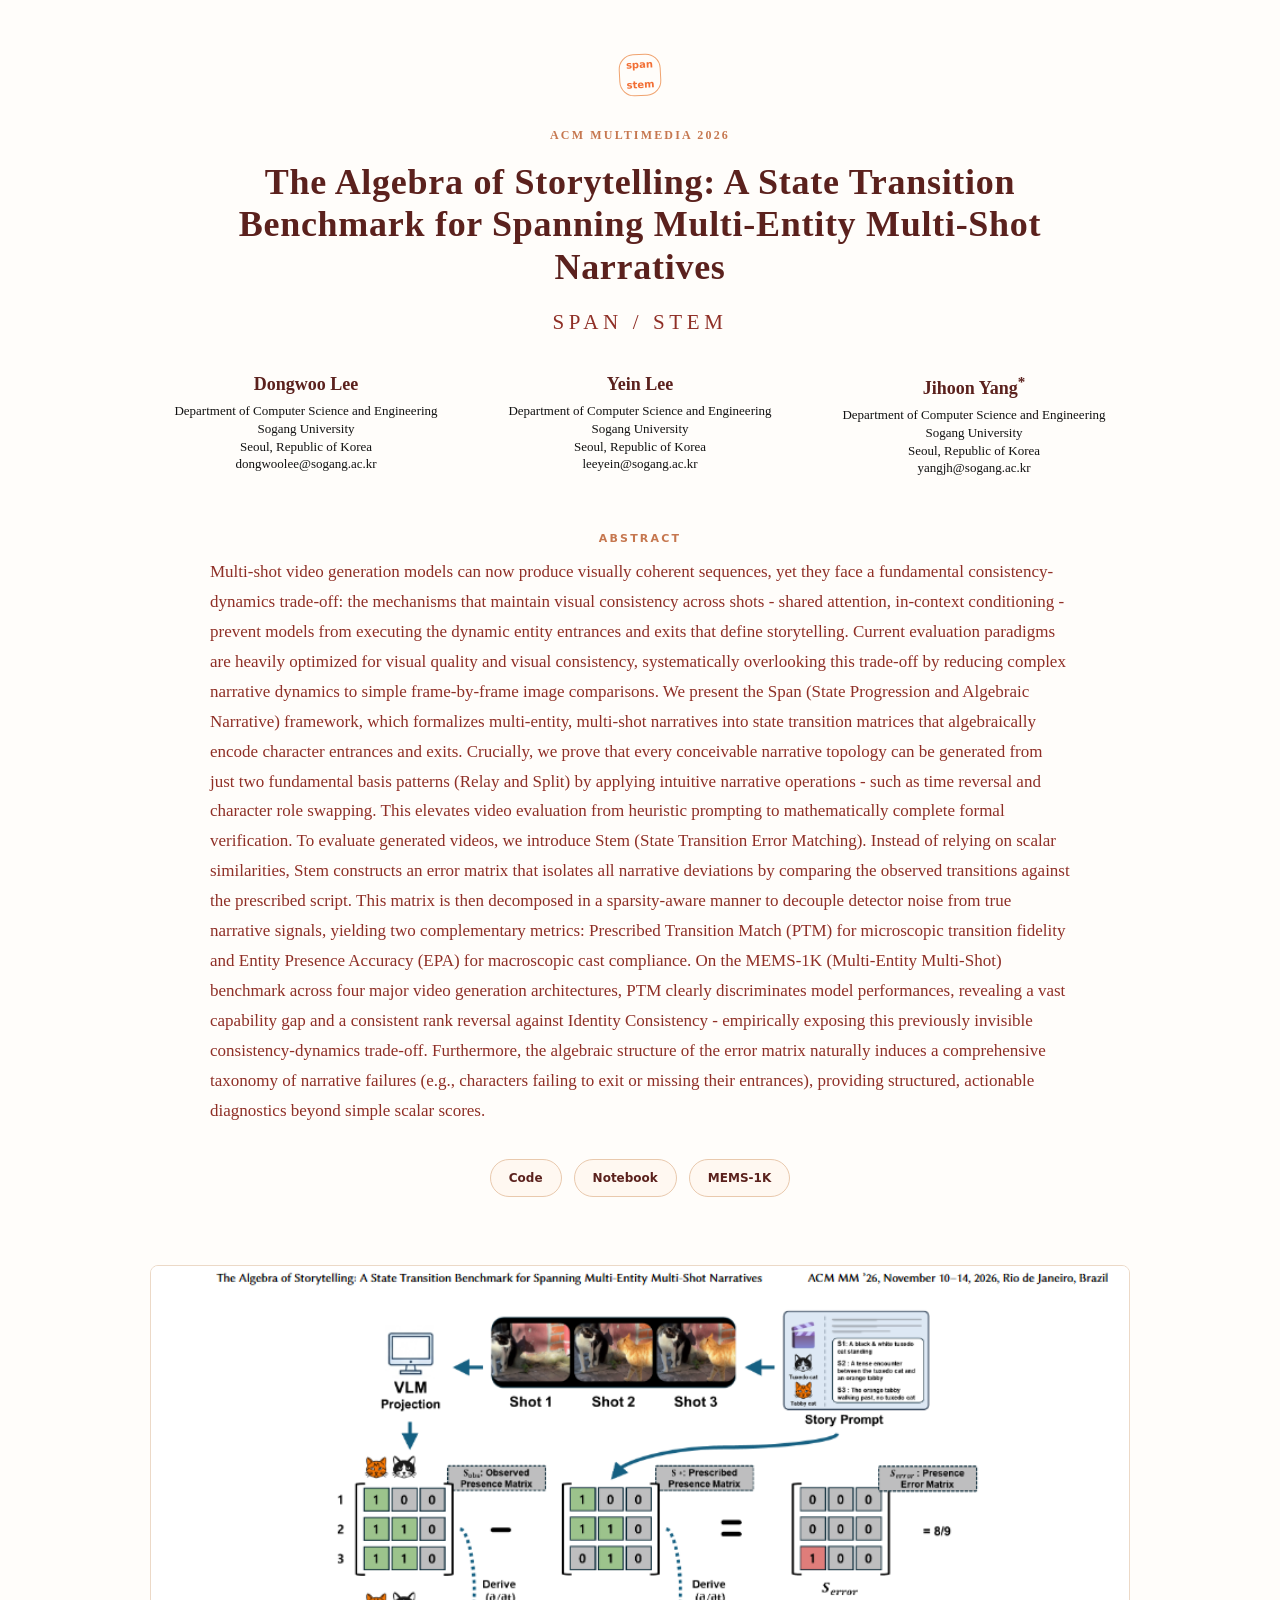
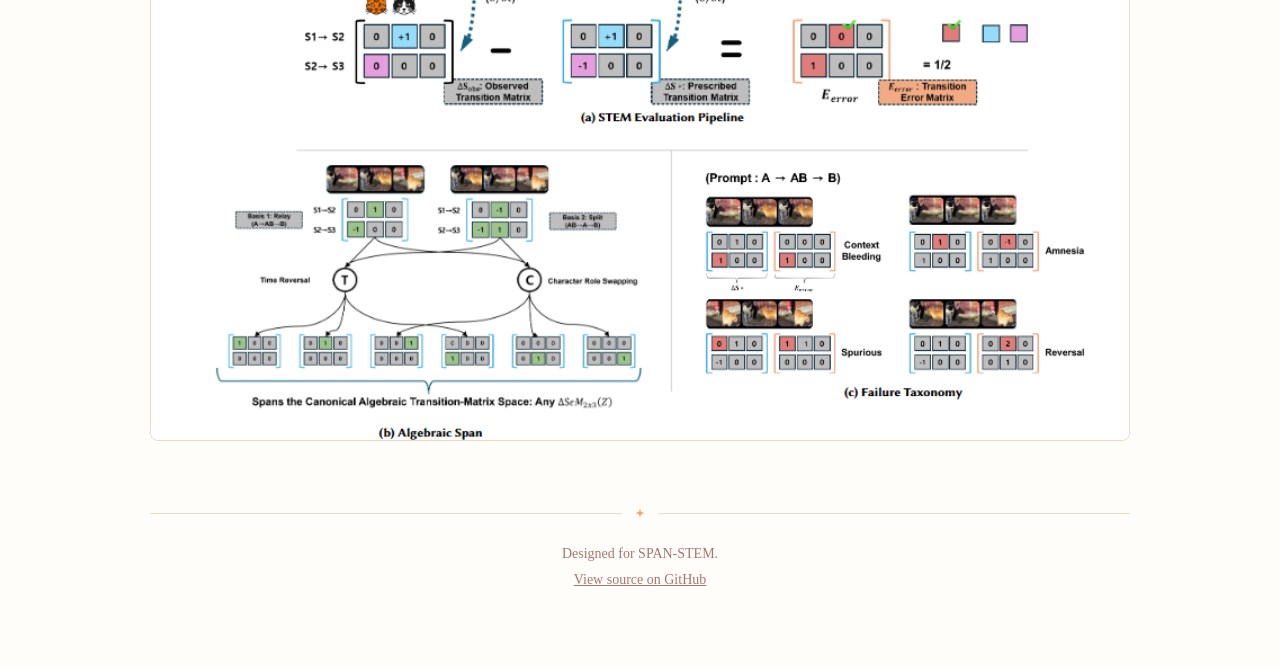
<file: index.html>
<!doctype html>
<html lang="en">
  <head>
    <meta charset="utf-8">
    <meta name="viewport" content="width=device-width, initial-scale=1">
    <title>The Algebra of Storytelling | SPAN-STEM</title>
    <meta
      name="description"
      content="Project page for The Algebra of Storytelling: A State Transition Benchmark for Spanning Multi-Entity Multi-Shot Narratives."
    >
    <link rel="stylesheet" href="styles.css">
  </head>
  <body>
    <main class="page-shell">
      <header class="masthead">
        <a class="seal" href="#top" aria-label="SPAN-STEM home">
          <span>span</span>
          <span>stem</span>
        </a>
        <p class="venue">ACM Multimedia 2026</p>
        <h1 id="top">
          The Algebra of Storytelling: A State Transition Benchmark for Spanning Multi-Entity
          Multi-Shot Narratives
        </h1>
        <p class="tagline">SPAN / STEM</p>

        <section class="authors" aria-label="Authors">
          <article>
            <h2>Dongwoo Lee</h2>
            <p>Department of Computer Science and Engineering</p>
            <p>Sogang University</p>
            <p>Seoul, Republic of Korea</p>
            <a href="mailto:dongwoolee@sogang.ac.kr">dongwoolee@sogang.ac.kr</a>
          </article>
          <article>
            <h2>Yein Lee</h2>
            <p>Department of Computer Science and Engineering</p>
            <p>Sogang University</p>
            <p>Seoul, Republic of Korea</p>
            <a href="mailto:leeyein@sogang.ac.kr">leeyein@sogang.ac.kr</a>
          </article>
          <article>
            <h2>Jihoon Yang<sup>*</sup></h2>
            <p>Department of Computer Science and Engineering</p>
            <p>Sogang University</p>
            <p>Seoul, Republic of Korea</p>
            <a href="mailto:yangjh@sogang.ac.kr">yangjh@sogang.ac.kr</a>
          </article>
        </section>
      </header>

      <section class="abstract-first" aria-labelledby="abstract-title">
        <p class="tiny-heading" id="abstract-title">Abstract</p>
        <p>
          Multi-shot video generation models can now produce visually coherent sequences, yet they
          face a fundamental consistency-dynamics trade-off: the mechanisms that maintain visual
          consistency across shots - shared attention, in-context conditioning - prevent models from
          executing the dynamic entity entrances and exits that define storytelling. Current
          evaluation paradigms are heavily optimized for visual quality and visual consistency,
          systematically overlooking this trade-off by reducing complex narrative dynamics to simple
          frame-by-frame image comparisons. We present the Span (State Progression and Algebraic
          Narrative) framework, which formalizes multi-entity, multi-shot narratives into state
          transition matrices that algebraically encode character entrances and exits. Crucially, we
          prove that every conceivable narrative topology can be generated from just two fundamental
          basis patterns (Relay and Split) by applying intuitive narrative operations - such as time
          reversal and character role swapping. This elevates video evaluation from heuristic
          prompting to mathematically complete formal verification. To evaluate generated videos, we
          introduce Stem (State Transition Error Matching). Instead of relying on scalar
          similarities, Stem constructs an error matrix that isolates all narrative deviations by
          comparing the observed transitions against the prescribed script. This matrix is then
          decomposed in a sparsity-aware manner to decouple detector noise from true narrative
          signals, yielding two complementary metrics: Prescribed Transition Match (PTM) for
          microscopic transition fidelity and Entity Presence Accuracy (EPA) for macroscopic cast
          compliance. On the MEMS-1K (Multi-Entity Multi-Shot) benchmark across four major video
          generation architectures, PTM clearly discriminates model performances, revealing a vast
          capability gap and a consistent rank reversal against Identity Consistency - empirically
          exposing this previously invisible consistency-dynamics trade-off. Furthermore, the
          algebraic structure of the error matrix naturally induces a comprehensive taxonomy of
          narrative failures (e.g., characters failing to exit or missing their entrances), providing
          structured, actionable diagnostics beyond simple scalar scores.
        </p>
      </section>

      <nav class="link-row" aria-label="Project links">
        <a href="https://github.com/merrybabyxmas/The-Algebra-of-Storytelling">Code</a>
        <a href="https://github.com/merrybabyxmas/The-Algebra-of-Storytelling/blob/main/notebooks/demo.ipynb">Notebook</a>
        <a href="https://github.com/merrybabyxmas/The-Algebra-of-Storytelling/tree/main/mems1k">MEMS-1K</a>
      </nav>

      <section class="paper-figure" aria-label="SPAN-STEM framework figure">
        <img
          src="assets/span-framework-overview.png"
          alt="SPAN-STEM framework overview figure showing the STEM evaluation pipeline, algebraic span, and failure taxonomy."
        >
      </section>

      <footer class="footer">
        <div class="rule"><span></span></div>
        <p>Designed for SPAN-STEM.</p>
        <a href="https://github.com/merrybabyxmas/The-Algebra-of-Storytelling">View source on GitHub</a>
      </footer>
    </main>

    <script src="app.js"></script>
  </body>
</html>
</file>
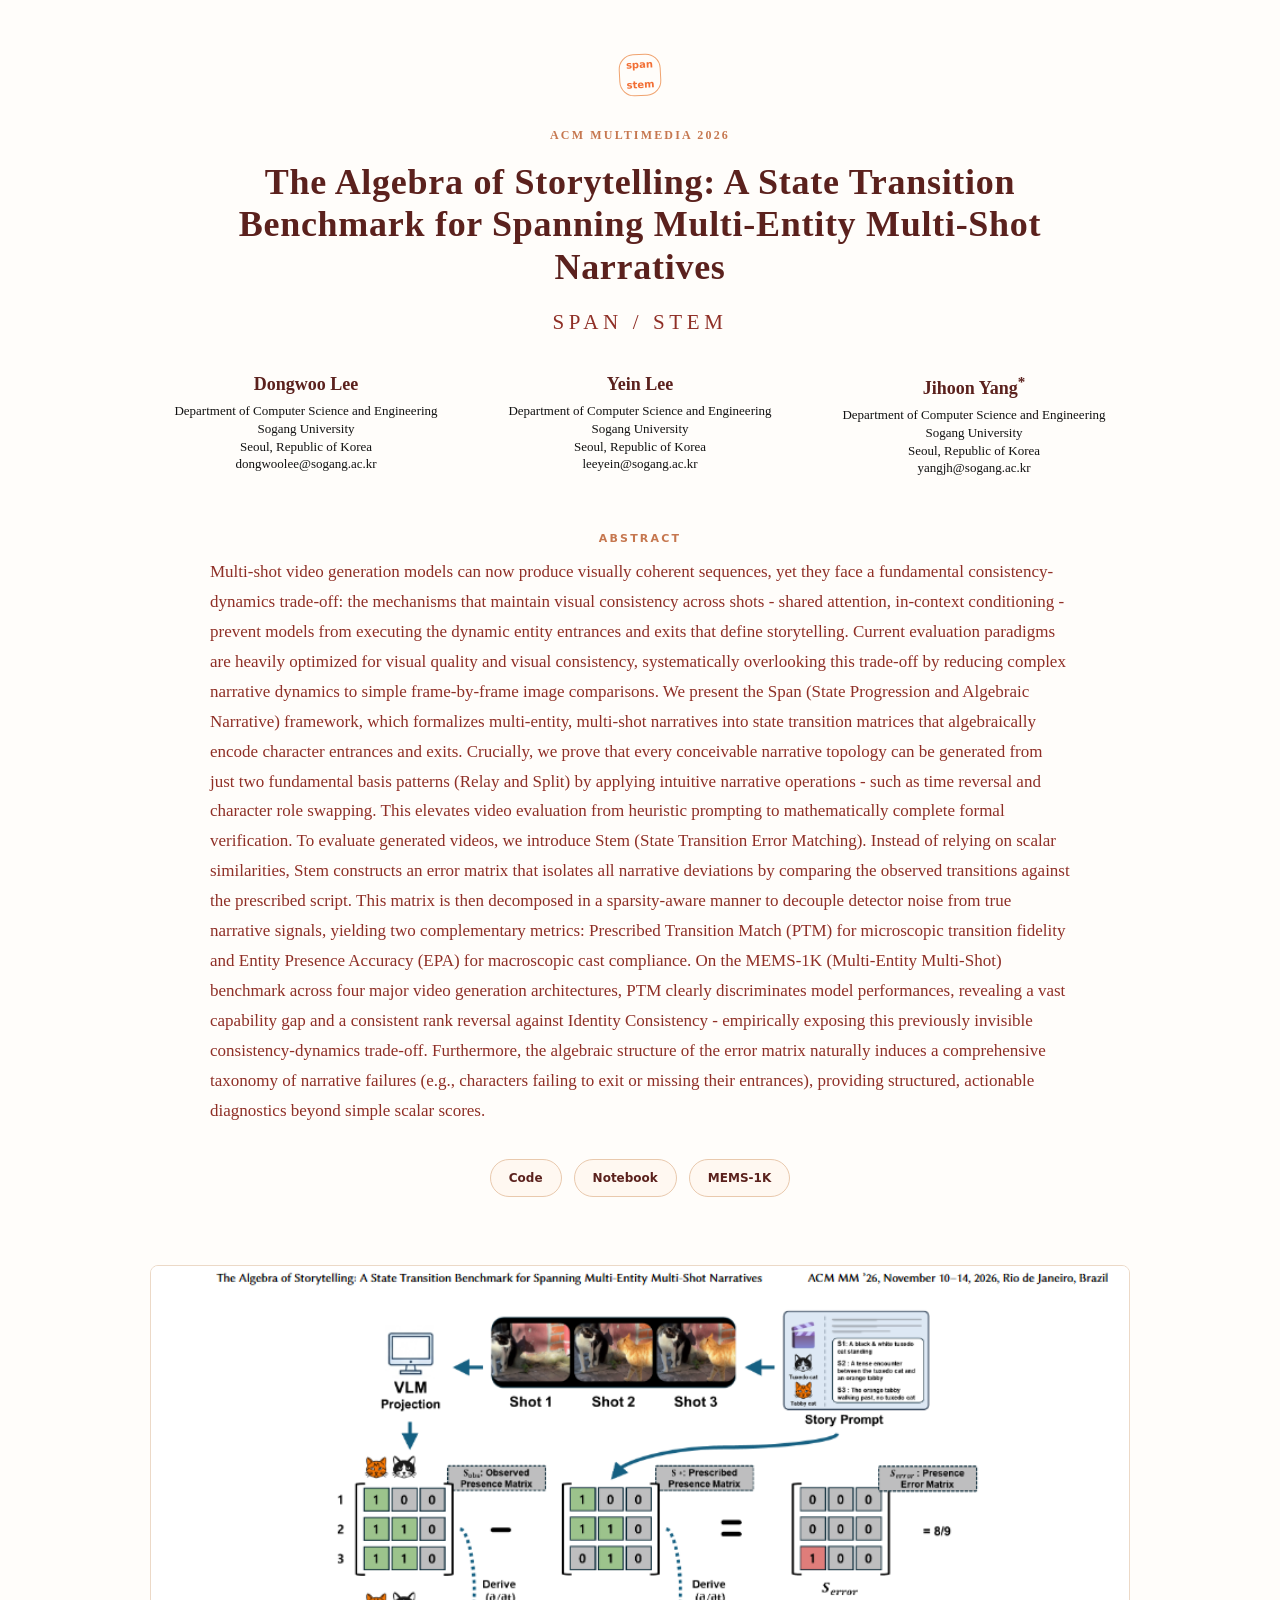
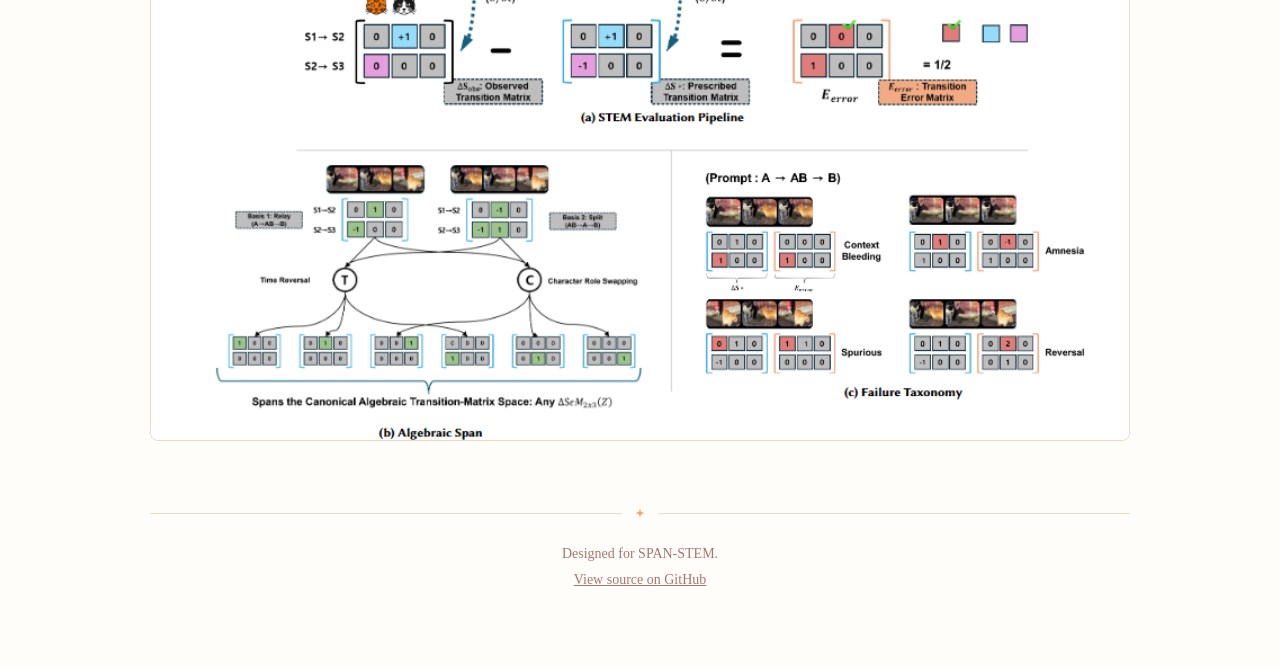
<file: docs/index.html>
<!doctype html>
<html lang="en">
  <head>
    <meta charset="utf-8">
    <meta name="viewport" content="width=device-width, initial-scale=1">
    <title>The Algebra of Storytelling | SPAN-STEM</title>
    <meta
      name="description"
      content="Project page for The Algebra of Storytelling: A State Transition Benchmark for Spanning Multi-Entity Multi-Shot Narratives."
    >
    <link rel="stylesheet" href="styles.css">
  </head>
  <body>
    <main class="page-shell">
      <header class="masthead">
        <a class="seal" href="#top" aria-label="SPAN-STEM home">
          <span>span</span>
          <span>stem</span>
        </a>
        <p class="venue">ACM Multimedia 2026</p>
        <h1 id="top">
          The Algebra of Storytelling: A State Transition Benchmark for Spanning Multi-Entity
          Multi-Shot Narratives
        </h1>
        <p class="tagline">SPAN / STEM</p>

        <section class="authors" aria-label="Authors">
          <article>
            <h2>Dongwoo Lee</h2>
            <p>Department of Computer Science and Engineering</p>
            <p>Sogang University</p>
            <p>Seoul, Republic of Korea</p>
            <a href="mailto:dongwoolee@sogang.ac.kr">dongwoolee@sogang.ac.kr</a>
          </article>
          <article>
            <h2>Yein Lee</h2>
            <p>Department of Computer Science and Engineering</p>
            <p>Sogang University</p>
            <p>Seoul, Republic of Korea</p>
            <a href="mailto:leeyein@sogang.ac.kr">leeyein@sogang.ac.kr</a>
          </article>
          <article>
            <h2>Jihoon Yang<sup>*</sup></h2>
            <p>Department of Computer Science and Engineering</p>
            <p>Sogang University</p>
            <p>Seoul, Republic of Korea</p>
            <a href="mailto:yangjh@sogang.ac.kr">yangjh@sogang.ac.kr</a>
          </article>
        </section>
      </header>

      <section class="abstract-first" aria-labelledby="abstract-title">
        <p class="tiny-heading" id="abstract-title">Abstract</p>
        <p>
          Multi-shot video generation models can now produce visually coherent sequences, yet they
          face a fundamental consistency-dynamics trade-off: the mechanisms that maintain visual
          consistency across shots - shared attention, in-context conditioning - prevent models from
          executing the dynamic entity entrances and exits that define storytelling. Current
          evaluation paradigms are heavily optimized for visual quality and visual consistency,
          systematically overlooking this trade-off by reducing complex narrative dynamics to simple
          frame-by-frame image comparisons. We present the Span (State Progression and Algebraic
          Narrative) framework, which formalizes multi-entity, multi-shot narratives into state
          transition matrices that algebraically encode character entrances and exits. Crucially, we
          prove that every conceivable narrative topology can be generated from just two fundamental
          basis patterns (Relay and Split) by applying intuitive narrative operations - such as time
          reversal and character role swapping. This elevates video evaluation from heuristic
          prompting to mathematically complete formal verification. To evaluate generated videos, we
          introduce Stem (State Transition Error Matching). Instead of relying on scalar
          similarities, Stem constructs an error matrix that isolates all narrative deviations by
          comparing the observed transitions against the prescribed script. This matrix is then
          decomposed in a sparsity-aware manner to decouple detector noise from true narrative
          signals, yielding two complementary metrics: Prescribed Transition Match (PTM) for
          microscopic transition fidelity and Entity Presence Accuracy (EPA) for macroscopic cast
          compliance. On the MEMS-1K (Multi-Entity Multi-Shot) benchmark across four major video
          generation architectures, PTM clearly discriminates model performances, revealing a vast
          capability gap and a consistent rank reversal against Identity Consistency - empirically
          exposing this previously invisible consistency-dynamics trade-off. Furthermore, the
          algebraic structure of the error matrix naturally induces a comprehensive taxonomy of
          narrative failures (e.g., characters failing to exit or missing their entrances), providing
          structured, actionable diagnostics beyond simple scalar scores.
        </p>
      </section>

      <nav class="link-row" aria-label="Project links">
        <a href="https://github.com/merrybabyxmas/The-Algebra-of-Storytelling">Code</a>
        <a href="https://github.com/merrybabyxmas/The-Algebra-of-Storytelling/blob/main/demo/stem_overview_demo.ipynb">Notebook</a>
        <a href="https://github.com/merrybabyxmas/The-Algebra-of-Storytelling/tree/main/mems1k">MEMS-1K</a>
      </nav>

      <section class="paper-figure" aria-label="SPAN-STEM framework figure">
        <img
          src="assets/span-framework-overview.png"
          alt="SPAN-STEM framework overview figure showing the STEM evaluation pipeline, algebraic span, and failure taxonomy."
        >
      </section>

      <footer class="footer">
        <div class="rule"><span></span></div>
        <p>Designed for SPAN-STEM.</p>
        <a href="https://github.com/merrybabyxmas/The-Algebra-of-Storytelling">View source on GitHub</a>
      </footer>
    </main>

    <script src="app.js"></script>
  </body>
</html>
</file>
<file: styles.css>
:root {
  color-scheme: light;
  --bg: #fffdfa;
  --tile: #fbf3e8;
  --tile-deep: #f8eadb;
  --ink: #8f2f26;
  --ink-dark: #5b211d;
  --muted: #a8756d;
  --line: #ecd9c7;
  --green: #55795d;
  --blue: #526d96;
  --code: #241f1d;
  font-family: Georgia, "Times New Roman", serif;
}

* {
  box-sizing: border-box;
}

html {
  scroll-behavior: smooth;
}

body {
  min-width: 320px;
  margin: 0;
  background: var(--bg);
  color: var(--ink);
}

a {
  color: inherit;
}

img {
  display: block;
  max-width: 100%;
}

.page-shell {
  width: min(980px, calc(100% - 44px));
  margin: 0 auto;
  padding: 54px 0 80px;
}

.masthead {
  display: grid;
  justify-items: center;
  text-align: center;
}

.seal {
  display: grid;
  width: 42px;
  height: 42px;
  place-items: center;
  border: 1px solid #f0a36f;
  border-radius: 15px;
  color: #f26f35;
  font-family: Inter, ui-sans-serif, system-ui, sans-serif;
  font-size: 10px;
  font-weight: 800;
  line-height: 0.88;
  text-decoration: none;
  transform: rotate(-3deg);
}

.venue {
  margin: 32px 0 18px;
  color: #c6774f;
  font-size: 12px;
  font-weight: 700;
  letter-spacing: 0.18em;
  text-transform: uppercase;
}

h1 {
  max-width: 920px;
  margin: 0;
  color: var(--ink-dark);
  font-size: 36px;
  font-weight: 700;
  letter-spacing: 0.02em;
  line-height: 1.18;
}

.tagline {
  margin: 20px 0 0;
  color: var(--ink);
  font-size: 21px;
  letter-spacing: 0.22em;
  line-height: 1.4;
  text-transform: uppercase;
}

.authors {
  display: grid;
  grid-template-columns: repeat(3, 1fr);
  gap: 22px;
  width: 100%;
  margin: 36px auto 0;
}

.authors article {
  min-width: 0;
  padding: 0 12px;
}

.authors h2 {
  margin: 0 0 8px;
  color: var(--ink-dark);
  font-size: 18px;
  font-weight: 700;
}

.authors p,
.authors a {
  display: block;
  margin: 2px 0;
  color: #111;
  font-size: 13px;
  line-height: 1.22;
  text-decoration: none;
}

.authors a:hover,
.footer a:hover {
  color: #c6774f;
}

.abstract-first {
  width: min(860px, 100%);
  margin: 54px auto 0;
}

.tiny-heading {
  margin: 0 0 12px;
  color: #c6774f;
  font-family: Inter, ui-sans-serif, system-ui, sans-serif;
  font-size: 11px;
  font-weight: 800;
  letter-spacing: 0.2em;
  text-align: center;
  text-transform: uppercase;
}

.abstract-first p:last-child {
  margin: 0;
  color: var(--ink);
  font-size: 17px;
  line-height: 1.76;
  text-align: left;
}

.link-row {
  display: flex;
  flex-wrap: wrap;
  justify-content: center;
  gap: 12px;
  margin: 34px auto 60px;
}

.link-row a {
  display: inline-flex;
  min-height: 38px;
  align-items: center;
  justify-content: center;
  padding: 0 18px;
  border: 1px solid #e9c9ad;
  border-radius: 999px;
  background: #fff8f1;
  color: var(--ink-dark);
  font-family: Inter, ui-sans-serif, system-ui, sans-serif;
  font-size: 12px;
  font-weight: 800;
  text-decoration: none;
  transition:
    background 150ms ease,
    color 150ms ease,
    transform 150ms ease;
}

.link-row a:hover {
  background: var(--ink-dark);
  color: #fffdfa;
  transform: translateY(-1px);
}

.rule {
  display: grid;
  grid-template-columns: 1fr auto 1fr;
  gap: 14px;
  align-items: center;
  margin-bottom: 28px;
}

.rule::before,
.rule::after {
  display: block;
  height: 1px;
  background: var(--line);
  content: "";
}

.rule span {
  width: 9px;
  height: 9px;
  background: #f0a36f;
  clip-path: polygon(50% 0, 62% 38%, 100% 50%, 62% 62%, 50% 100%, 38% 62%, 0 50%, 38% 38%);
}

.paper-figure,
.footer {
  width: min(1040px, 100%);
  margin: 68px auto 0;
  text-align: center;
}

.paper-figure img {
  width: 100%;
  border: 1px solid var(--line);
  background: #fffdfa;
  border-radius: 8px;
}

.footer {
  color: var(--muted);
  font-size: 14px;
}

.footer p {
  margin: 0;
}

.footer a {
  display: inline-block;
  margin-top: 10px;
}

@media (max-width: 820px) {
  .page-shell {
    width: min(100% - 30px, 980px);
    padding-top: 34px;
  }

  h1 {
    font-size: 28px;
  }

  .tagline {
    font-size: 17px;
    letter-spacing: 0.16em;
  }

  .authors {
    grid-template-columns: 1fr;
  }

  .authors {
    gap: 20px;
  }

  .abstract-first p:last-child {
    font-size: 16px;
    line-height: 1.72;
  }

  .paper-figure {
    margin-top: 44px;
  }
}

@media (max-width: 460px) {
  h1 {
    font-size: 24px;
  }

  .link-row a {
    flex: 1 1 40%;
  }

  .paper-figure {
    width: calc(100% + 18px);
    margin-left: -9px;
  }
}
</file>
<file: docs/styles.css>
:root {
  color-scheme: light;
  --bg: #fffdfa;
  --tile: #fbf3e8;
  --tile-deep: #f8eadb;
  --ink: #8f2f26;
  --ink-dark: #5b211d;
  --muted: #a8756d;
  --line: #ecd9c7;
  --green: #55795d;
  --blue: #526d96;
  --code: #241f1d;
  font-family: Georgia, "Times New Roman", serif;
}

* {
  box-sizing: border-box;
}

html {
  scroll-behavior: smooth;
}

body {
  min-width: 320px;
  margin: 0;
  background: var(--bg);
  color: var(--ink);
}

a {
  color: inherit;
}

img {
  display: block;
  max-width: 100%;
}

.page-shell {
  width: min(980px, calc(100% - 44px));
  margin: 0 auto;
  padding: 54px 0 80px;
}

.masthead {
  display: grid;
  justify-items: center;
  text-align: center;
}

.seal {
  display: grid;
  width: 42px;
  height: 42px;
  place-items: center;
  border: 1px solid #f0a36f;
  border-radius: 15px;
  color: #f26f35;
  font-family: Inter, ui-sans-serif, system-ui, sans-serif;
  font-size: 10px;
  font-weight: 800;
  line-height: 0.88;
  text-decoration: none;
  transform: rotate(-3deg);
}

.venue {
  margin: 32px 0 18px;
  color: #c6774f;
  font-size: 12px;
  font-weight: 700;
  letter-spacing: 0.18em;
  text-transform: uppercase;
}

h1 {
  max-width: 920px;
  margin: 0;
  color: var(--ink-dark);
  font-size: 36px;
  font-weight: 700;
  letter-spacing: 0.02em;
  line-height: 1.18;
}

.tagline {
  margin: 20px 0 0;
  color: var(--ink);
  font-size: 21px;
  letter-spacing: 0.22em;
  line-height: 1.4;
  text-transform: uppercase;
}

.authors {
  display: grid;
  grid-template-columns: repeat(3, 1fr);
  gap: 22px;
  width: 100%;
  margin: 36px auto 0;
}

.authors article {
  min-width: 0;
  padding: 0 12px;
}

.authors h2 {
  margin: 0 0 8px;
  color: var(--ink-dark);
  font-size: 18px;
  font-weight: 700;
}

.authors p,
.authors a {
  display: block;
  margin: 2px 0;
  color: #111;
  font-size: 13px;
  line-height: 1.22;
  text-decoration: none;
}

.authors a:hover,
.footer a:hover {
  color: #c6774f;
}

.abstract-first {
  width: min(860px, 100%);
  margin: 54px auto 0;
}

.tiny-heading {
  margin: 0 0 12px;
  color: #c6774f;
  font-family: Inter, ui-sans-serif, system-ui, sans-serif;
  font-size: 11px;
  font-weight: 800;
  letter-spacing: 0.2em;
  text-align: center;
  text-transform: uppercase;
}

.abstract-first p:last-child {
  margin: 0;
  color: var(--ink);
  font-size: 17px;
  line-height: 1.76;
  text-align: left;
}

.link-row {
  display: flex;
  flex-wrap: wrap;
  justify-content: center;
  gap: 12px;
  margin: 34px auto 60px;
}

.link-row a {
  display: inline-flex;
  min-height: 38px;
  align-items: center;
  justify-content: center;
  padding: 0 18px;
  border: 1px solid #e9c9ad;
  border-radius: 999px;
  background: #fff8f1;
  color: var(--ink-dark);
  font-family: Inter, ui-sans-serif, system-ui, sans-serif;
  font-size: 12px;
  font-weight: 800;
  text-decoration: none;
  transition:
    background 150ms ease,
    color 150ms ease,
    transform 150ms ease;
}

.link-row a:hover {
  background: var(--ink-dark);
  color: #fffdfa;
  transform: translateY(-1px);
}

.rule {
  display: grid;
  grid-template-columns: 1fr auto 1fr;
  gap: 14px;
  align-items: center;
  margin-bottom: 28px;
}

.rule::before,
.rule::after {
  display: block;
  height: 1px;
  background: var(--line);
  content: "";
}

.rule span {
  width: 9px;
  height: 9px;
  background: #f0a36f;
  clip-path: polygon(50% 0, 62% 38%, 100% 50%, 62% 62%, 50% 100%, 38% 62%, 0 50%, 38% 38%);
}

.paper-figure,
.footer {
  width: min(1040px, 100%);
  margin: 68px auto 0;
  text-align: center;
}

.paper-figure img {
  width: 100%;
  border: 1px solid var(--line);
  background: #fffdfa;
  border-radius: 8px;
}

.footer {
  color: var(--muted);
  font-size: 14px;
}

.footer p {
  margin: 0;
}

.footer a {
  display: inline-block;
  margin-top: 10px;
}

@media (max-width: 820px) {
  .page-shell {
    width: min(100% - 30px, 980px);
    padding-top: 34px;
  }

  h1 {
    font-size: 28px;
  }

  .tagline {
    font-size: 17px;
    letter-spacing: 0.16em;
  }

  .authors {
    grid-template-columns: 1fr;
  }

  .authors {
    gap: 20px;
  }

  .abstract-first p:last-child {
    font-size: 16px;
    line-height: 1.72;
  }

  .paper-figure {
    margin-top: 44px;
  }
}

@media (max-width: 460px) {
  h1 {
    font-size: 24px;
  }

  .link-row a {
    flex: 1 1 40%;
  }

  .paper-figure {
    width: calc(100% + 18px);
    margin-left: -9px;
  }
}
</file>
